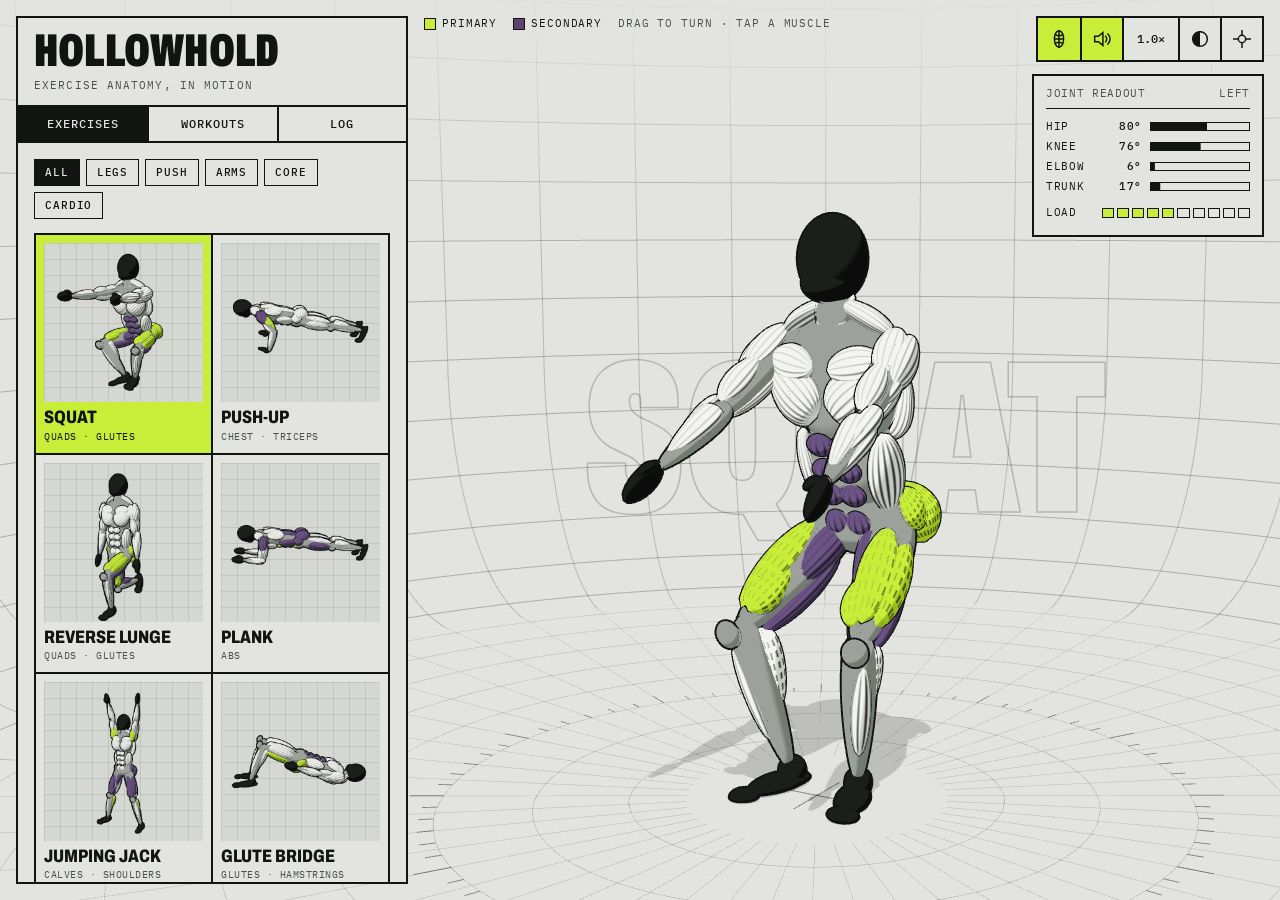
<file: index.html>
<!doctype html>
<html lang="en">
<head>
<meta charset="utf-8">
<meta name="viewport" content="width=device-width, initial-scale=1, viewport-fit=cover">
<title>Hollowhold</title>
<meta name="description" content="Exercise anatomy in motion: a 3D body performs each exercise and shows the muscles it trains.">
<link rel="stylesheet" href="css/tokens.css">
<link rel="stylesheet" href="css/app.css">
<script type="importmap">
{ "imports": { "three": "./vendor/three/build/three.module.js", "three/addons/": "./vendor/three/examples/jsm/" } }
</script>
</head>
<body>
<div class="bigword" id="bigword" aria-hidden="true"><span id="bigword-text">Squat</span></div>
<canvas id="stage" aria-label="3D figure performing the selected exercise. Drag to turn it."></canvas>

<div class="legend mono" id="legend">
  <span><i class="sw sw-p"></i>Primary</span>
  <span><i class="sw sw-s"></i>Secondary</span>
  <span class="hint">Drag to turn · tap a muscle</span>
</div>

<div class="toolbar" role="toolbar" aria-label="View settings">
  <button type="button" class="tool" id="t-muscles" aria-pressed="true" title="Show muscles">
    <svg viewBox="0 0 24 24" aria-hidden="true"><ellipse cx="12" cy="12" rx="5" ry="9"/><path d="M12 3v18M8 7c2 2 6 2 8 0M7.5 12h9M8 17c2-2 6-2 8 0"/></svg>
    <span class="sr">Muscles</span>
  </button>
  <button type="button" class="tool" id="t-sound" aria-pressed="true" title="Sound cues">
    <svg viewBox="0 0 24 24" aria-hidden="true"><path d="M4 9h4l5-4v14l-5-4H4z"/><path class="on" d="M16 9c1.5 1.5 1.5 4.5 0 6M18.5 6.5c3 3 3 8 0 11"/><path class="off" d="M16 9l5 6M21 9l-5 6"/></svg>
    <span class="sr">Sound</span>
  </button>
  <button type="button" class="tool tool-text mono" id="t-speed" title="Playback speed">1.0×</button>
  <button type="button" class="tool" id="t-theme" title="Light or dark">
    <svg viewBox="0 0 24 24" aria-hidden="true"><circle cx="12" cy="12" r="8"/><path d="M12 4a8 8 0 0 0 0 16z" class="fill"/></svg>
    <span class="sr">Theme</span>
  </button>
  <button type="button" class="tool" id="t-view" title="Reset the view">
    <svg viewBox="0 0 24 24" aria-hidden="true"><path d="M12 3v4M12 17v4M3 12h4M17 12h4"/><circle cx="12" cy="12" r="4"/></svg>
    <span class="sr">Reset view</span>
  </button>
</div>

<aside class="panel" id="panel">
  <header class="brand">
    <h1 class="wordmark">Hollowhold</h1>
    <p class="mono strap">Exercise anatomy, in motion</p>
  </header>
  <nav class="tabs" role="tablist" aria-label="Sections">
    <button type="button" role="tab" id="tab-exercises" data-tab="exercises" aria-selected="true">Exercises</button>
    <button type="button" role="tab" id="tab-workouts" data-tab="workouts" aria-selected="false">Workouts</button>
    <button type="button" role="tab" id="tab-log" data-tab="log" aria-selected="false">Log</button>
  </nav>
  <div class="panel-body" id="panel-body">
    <section class="view" id="v-exercises" data-view="exercises">
      <div class="filters" id="filters" role="group" aria-label="Filter by area"></div>
      <div class="tiles" id="tiles"></div>
    </section>
    <section class="view" id="v-detail" data-view="detail" hidden></section>
    <section class="view" id="v-workouts" data-view="workouts" hidden></section>
    <section class="view" id="v-workout" data-view="workout" hidden></section>
    <section class="view" id="v-log" data-view="log" hidden></section>
    <section class="view" id="v-muscle" data-view="muscle" hidden></section>
    <section class="view" id="v-session" data-view="session" hidden></section>
  </div>
</aside>

<div class="readout mono" id="readout" aria-hidden="true">
  <div class="r-head"><span>Joint readout</span><span>Left</span></div>
  <div class="r-row"><span>Hip</span><b id="r-hip">0°</b><i class="r-bar"><u id="rb-hip"></u></i></div>
  <div class="r-row"><span>Knee</span><b id="r-knee">0°</b><i class="r-bar"><u id="rb-knee"></u></i></div>
  <div class="r-row"><span>Elbow</span><b id="r-elbow">0°</b><i class="r-bar"><u id="rb-elbow"></u></i></div>
  <div class="r-row"><span>Trunk</span><b id="r-trunk">0°</b><i class="r-bar"><u id="rb-trunk"></u></i></div>
  <div class="r-row r-load"><span>Load</span><span class="cells" id="r-load"></span></div>
</div>

<div class="hud" id="hud" hidden>
  <div class="hud-head mono"><span id="h-label">Get ready</span><span id="h-clock">00:00</span></div>
  <div class="hud-name" id="h-name">Squat</div>
  <div class="hud-count" aria-live="polite"><b id="h-big">5</b><span id="h-of"></span><span class="mono" id="h-unit">s</span></div>
  <div class="cells hud-gauge" id="h-gauge"></div>
  <div class="hud-next mono" id="h-next"></div>
  <div class="hud-ctrl">
    <button type="button" class="btn btn-lime" id="h-pause">Pause</button>
    <button type="button" class="btn" id="h-skip">Skip</button>
    <button type="button" class="btn" id="h-end">End</button>
  </div>
</div>

<div class="tip mono" id="tip" hidden></div>

<div class="sheet-wrap" id="summary" hidden>
  <div class="sheet" role="dialog" aria-modal="true" aria-labelledby="sum-title">
    <p class="mono label" id="sum-kicker">Session complete</p>
    <h2 class="title" id="sum-title">Full body starter</h2>
    <div class="stats" id="sum-stats"></div>
    <p class="mono label">Muscles worked</p>
    <div class="chips" id="sum-muscles"></div>
    <button type="button" class="btn btn-ink cta" id="sum-done">Done</button>
  </div>
</div>

<noscript><p class="noscript">Hollowhold needs JavaScript and WebGL to show the 3D figure.</p></noscript>
<script type="module" src="src/main.js"></script>
</body>
</html>
</file>
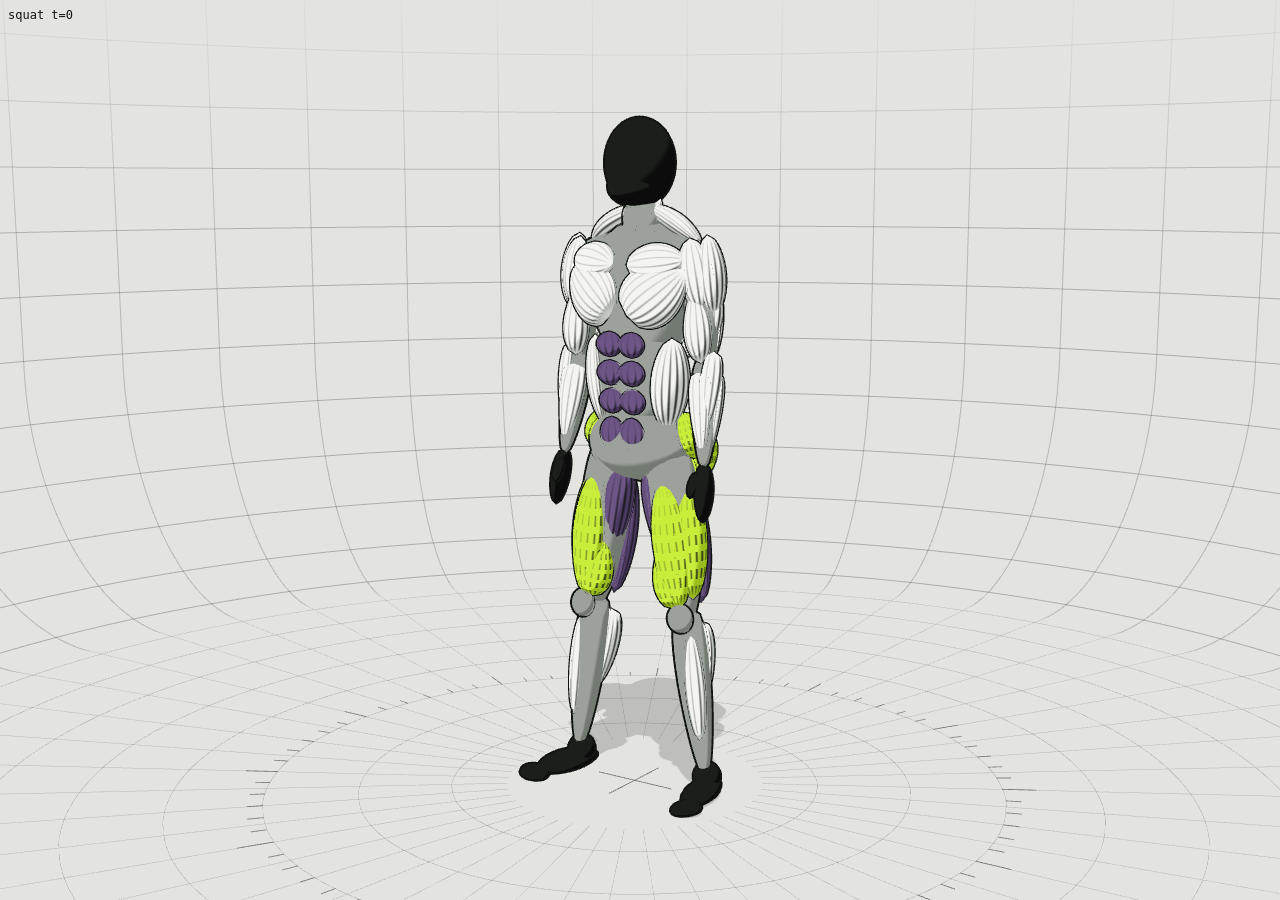
<file: tools/poses.html>
<!doctype html>
<html lang="en">
<head>
<meta charset="utf-8">
<meta name="viewport" content="width=device-width, initial-scale=1">
<title>Hollowhold pose bench</title>
<link rel="stylesheet" href="../css/tokens.css">
<style>
  html, body { margin: 0; height: 100%; background: var(--paper); }
  canvas { display: block; width: 100%; height: 100%; }
  #info { position: fixed; left: 8px; top: 8px; font: 12px monospace; color: var(--ink); }
</style>
<script type="importmap">
{ "imports": { "three": "../vendor/three/build/three.module.js", "three/addons/": "../vendor/three/examples/jsm/" } }
</script>
</head>
<body>
<canvas id="c"></canvas>
<div id="info"></div>
<script type="module">
// Dev bench: ?ex=squat&t=0.5&view=side&az=90&el=5 freezes one pose.
// window.__pose(id, t, view, az, el) does the same from a script.
import { createStage, VIEWS } from '../src/stage.js';
import { byId, IDLE } from '../src/exercises.js';
import { sample, applyPose } from '../src/pose.js';

const stage = createStage(document.getElementById('c'));
const q = new URLSearchParams(location.search);
let cur = { id: q.get('ex') || 'squat', t: parseFloat(q.get('t') || '0') };
function pose(id, t, view, az, el, dist) {
  const ex = byId[id] || IDLE;
  cur = { id, t };
  const f = sample(ex, t);
  applyPose(stage.body, f, ex, t);
  stage.body.showProps(!!ex.props);
  const tg = {};
  for (const g of ex.primary) tg[g] = { p: 1 };
  for (const g of ex.secondary) tg[g] = { s: 1 };
  stage.setTargets(tg);
  stage.effort = f.e;
  if (az !== undefined) { VIEWS.bench = { ...(VIEWS[view || ex.view] || VIEWS.stand), az, el: el ?? 8, ...(dist ? { dist } : {}) }; stage.setView('bench', true); }
  else stage.setView(view || ex.view, true);
  document.getElementById('info').textContent = `${id} t=${t}`;
}
window.__pose = pose;
window.__stage = stage;
window.__thumb = (id) => { pose(id, (byId[id] || IDLE).peak ?? 0.5); return stage.snapshot(256, byId[id]?.view); };
const az = q.get('az'), el = q.get('el');
pose(cur.id, cur.t, q.get('view') || undefined, az !== null ? parseFloat(az) : undefined, el !== null ? parseFloat(el) : undefined);
let last = performance.now();
function loop(now) {
  const dt = Math.min(0.05, (now - last) / 1000); last = now;
  if (q.has('play')) { cur.t = (cur.t + dt / (byId[cur.id]?.tempo || 3)) % 1; const ex = byId[cur.id]; const f = sample(ex, cur.t); applyPose(stage.body, f, ex, cur.t); stage.effort = f.e; }
  stage.render(dt);
  requestAnimationFrame(loop);
}
requestAnimationFrame(loop);
addEventListener('resize', () => stage.resize());
</script>
</body>
</html>
</file>
<file: css/tokens.css>
/* Hollowhold tokens.
   Layout: brutalist grid of hard-edged boxes on cool grey paper; the 3D hold
   fills the screen behind them.
   Palette after the moodboard: ink, grey paper, signal lime, aubergine, moss. */
@font-face {
  font-family: 'Archivo';
  font-style: normal;
  font-weight: 100 900;
  font-stretch: 62% 125%;
  font-display: swap;
  src: url(../fonts/archivo-100-900-latin-ext.woff2) format('woff2');
  unicode-range: U+0100-02BA, U+02BD-02C5, U+02C7-02CC, U+02CE-02D7, U+02DD-02FF, U+0304, U+0308, U+0329, U+1D00-1DBF, U+1E00-1E9F, U+1EF2-1EFF, U+2020, U+20A0-20AB, U+20AD-20C4, U+2113, U+2C60-2C7F, U+A720-A7FF;
}
@font-face {
  font-family: 'Archivo';
  font-style: normal;
  font-weight: 100 900;
  font-stretch: 62% 125%;
  font-display: swap;
  src: url(../fonts/archivo-100-900-latin.woff2) format('woff2');
  unicode-range: U+0000-00FF, U+0131, U+0152-0153, U+02BB-02BC, U+02C6, U+02DA, U+02DC, U+0304, U+0308, U+0329, U+2000-206F, U+20AC, U+2122, U+2191, U+2193, U+2212, U+2215, U+FEFF, U+FFFD;
}
@font-face {
  font-family: 'IBM Plex Mono';
  font-style: normal;
  font-weight: 400;
  font-display: swap;
  src: url(../fonts/ibm-plex-mono-400-latin.woff2) format('woff2');
}
@font-face {
  font-family: 'IBM Plex Mono';
  font-style: normal;
  font-weight: 500;
  font-display: swap;
  src: url(../fonts/ibm-plex-mono-500-latin.woff2) format('woff2');
}

:root {
  --paper: #e3e4e0;
  --paper-2: #d5d7d2;
  --paper-3: #eef0ec;
  --ink: #121412;
  --ink-2: #4a504b;
  --ink-3: #7b817c;
  --lime: #c8ee3a;
  --on-lime: #121412;
  --plum: #5b4471;
  --on-plum: #f2eef6;
  --moss: #23473a;
  --rule: 2px;

  --display: 'Archivo', 'Arial Narrow', 'Helvetica Neue', Arial, sans-serif;
  --text: 'Archivo', 'Helvetica Neue', Arial, sans-serif;
  --mono: 'IBM Plex Mono', ui-monospace, 'SFMono-Regular', Menlo, Consolas, monospace;

  /* 3D */
  --3d-ink: #121412;
  --3d-body: #f4f5f1;
  --3d-body-shade: #c4c8c1;
  --3d-core: #9ca29b;
  --3d-core-shade: #737a72;
  --3d-kit: #1b1e1b;
  --3d-kit-shade: #0b0c0b;
  --3d-lime: #c8ee3a;
  --3d-lime-shade: #98bd1c;
  --3d-plum: #6c5486;
  --3d-plum-shade: #4c3963;
  --3d-grid: #121412;
  --3d-grid-alpha: 0.26;
  --3d-shadow-alpha: 0.16;
  --3d-mat: #23473a;
  --3d-mat-alpha: 0.9;
}

@media (prefers-color-scheme: dark) {
  :root:not([data-theme="light"]) {
    --paper: #0e100e;
    --paper-2: #171a17;
    --paper-3: #1e221e;
    --ink: #e2e5df;
    --ink-2: #a7aea8;
    --ink-3: #6f776f;
    --plum: #a68ac8;
    --on-plum: #121412;
    --moss: #6fa58c;
    --3d-ink: #dfe3dc;
    --3d-body: #2c312d;
    --3d-body-shade: #1c201d;
    --3d-core: #3d433e;
    --3d-core-shade: #2a2f2b;
    --3d-kit: #0b0c0b;
    --3d-kit-shade: #050605;
    --3d-lime-shade: #8bad18;
    --3d-plum: #8f72b3;
    --3d-plum-shade: #6a5389;
    --3d-grid: #e2e5df;
    --3d-grid-alpha: 0.2;
    --3d-shadow-alpha: 0.55;
    --3d-mat: #23473a;
    --3d-mat-alpha: 0.75;
    color-scheme: dark;
  }
}
:root[data-theme="dark"] {
  --paper: #0e100e;
  --paper-2: #171a17;
  --paper-3: #1e221e;
  --ink: #e2e5df;
  --ink-2: #a7aea8;
  --ink-3: #6f776f;
  --plum: #a68ac8;
  --on-plum: #121412;
  --moss: #6fa58c;
  --3d-ink: #dfe3dc;
  --3d-body: #2c312d;
  --3d-body-shade: #1c201d;
  --3d-core: #3d433e;
  --3d-core-shade: #2a2f2b;
  --3d-kit: #0b0c0b;
  --3d-kit-shade: #050605;
  --3d-lime-shade: #8bad18;
  --3d-plum: #8f72b3;
  --3d-plum-shade: #6a5389;
  --3d-grid: #e2e5df;
  --3d-grid-alpha: 0.2;
  --3d-shadow-alpha: 0.55;
  --3d-mat: #23473a;
  --3d-mat-alpha: 0.75;
  color-scheme: dark;
}
</file>
<file: css/app.css>
/* Hollowhold app styles. Tokens live in tokens.css. */
*, *::before, *::after { box-sizing: border-box; }
[hidden] { display: none !important; }
html, body { height: 100%; }
body {
  margin: 0;
  background: var(--paper);
  color: var(--ink);
  font: 400 15px/1.45 var(--text);
  overflow: hidden;
  -webkit-font-smoothing: antialiased;
  -webkit-tap-highlight-color: transparent;
}
button { font: inherit; color: inherit; }
:focus-visible { outline: 3px solid var(--plum); outline-offset: 2px; }
.mono { font-family: var(--mono); }
.sr { position: absolute; width: 1px; height: 1px; overflow: hidden; clip: rect(0 0 0 0); white-space: nowrap; }
.label { font: 500 11px/1.2 var(--mono); text-transform: uppercase; letter-spacing: 0.08em; color: var(--ink-2); margin: 0 0 8px; }

/* ---- stage */
#stage { position: fixed; inset: 0; width: 100%; height: 100%; display: block; z-index: 1; touch-action: none; }
.bigword {
  position: fixed; z-index: 0;
  top: 0; right: 0; bottom: var(--free-bottom, 0px); left: var(--free-left, 0px);
  display: flex; align-items: center; justify-content: center;
  padding-inline: 24px; pointer-events: none; overflow: hidden;
}
.bigword span {
  font: 900 clamp(96px, 17vw, 300px)/0.8 var(--display);
  font-stretch: 62%;
  text-transform: uppercase;
  text-align: center;
  letter-spacing: -0.01em;
  color: transparent;
  -webkit-text-stroke: 1.5px color-mix(in srgb, var(--ink) 22%, transparent);
  text-wrap: balance;
  transform: translateY(-6%);
}

.legend {
  position: fixed; z-index: 2;
  top: max(16px, env(safe-area-inset-top, 0px));
  left: calc(var(--free-left, 0px) + 16px);
  display: flex; flex-wrap: wrap; gap: 6px 16px; align-items: center;
  font-size: 11px; text-transform: uppercase; letter-spacing: 0.08em;
  pointer-events: none;
}
.legend span { display: inline-flex; align-items: center; gap: 6px; }
.legend .hint { color: var(--ink-2); }
.sw { width: 12px; height: 12px; border: 1.5px solid var(--ink); display: inline-block; }
.sw-p { background: var(--lime); }
.sw-s { background: var(--plum); }
body.muscles-off .legend .sw { background: transparent; }

/* ---- toolbar */
.toolbar {
  position: fixed; z-index: 4;
  top: max(16px, env(safe-area-inset-top, 0px));
  right: max(16px, env(safe-area-inset-right, 0px));
  display: flex;
  border: var(--rule) solid var(--ink);
  background: var(--paper);
}
.tool {
  width: 42px; height: 42px; display: grid; place-items: center;
  border: 0; border-left: var(--rule) solid var(--ink); background: var(--paper);
  cursor: pointer; padding: 0;
}
.tool:first-child { border-left: 0; }
.tool:hover { background: var(--paper-3); }
.tool svg { width: 22px; height: 22px; fill: none; stroke: var(--ink); stroke-width: 1.6; stroke-linecap: square; }
.tool svg .fill { fill: var(--ink); stroke: none; }
.tool[aria-pressed="true"] { background: var(--lime); }
.tool[aria-pressed="true"] svg { stroke: var(--on-lime); }
#t-sound .off { display: none; }
#t-sound[aria-pressed="false"] .off { display: inline; }
#t-sound[aria-pressed="false"] .on { display: none; }
.tool-text { width: 56px; font-size: 12px; font-weight: 500; }

/* ---- panel */
.panel {
  position: fixed; z-index: 3;
  top: max(16px, env(safe-area-inset-top, 0px));
  bottom: max(16px, env(safe-area-inset-bottom, 0px));
  left: max(16px, env(safe-area-inset-left, 0px));
  width: 392px;
  display: flex; flex-direction: column;
  background: var(--paper);
  border: var(--rule) solid var(--ink);
}
.brand { padding: 14px 16px 12px; border-bottom: var(--rule) solid var(--ink); }
.wordmark {
  margin: 0;
  font: 900 46px/0.86 var(--display); font-stretch: 64%;
  text-transform: uppercase; letter-spacing: 0.005em;
}
.strap { margin: 6px 0 0; font-size: 11px; text-transform: uppercase; letter-spacing: 0.1em; color: var(--ink-2); }
.tabs { display: grid; grid-template-columns: repeat(3, 1fr); border-bottom: var(--rule) solid var(--ink); }
.tabs button {
  border: 0; border-left: var(--rule) solid var(--ink); background: var(--paper);
  padding: 11px 0; cursor: pointer;
  font: 500 12px/1 var(--mono); text-transform: uppercase; letter-spacing: 0.08em;
}
.tabs button:first-child { border-left: 0; }
.tabs button:hover { background: var(--paper-3); }
.tabs button[aria-selected="true"] { background: var(--ink); color: var(--paper); }
body.in-session .tabs button { cursor: default; opacity: 0.45; }
body.in-session .tabs button[aria-selected="true"] { opacity: 1; }
.panel-body { flex: 1; overflow-y: auto; overscroll-behavior: contain; padding: 16px; scrollbar-width: thin; }

/* ---- filters and tiles */
.filters { display: flex; flex-wrap: wrap; gap: 6px; margin-bottom: 14px; }
.filter {
  font: 500 11px/1 var(--mono); text-transform: uppercase; letter-spacing: 0.08em;
  padding: 7px 10px; border: 1.5px solid var(--ink); background: var(--paper); cursor: pointer;
}
.filter:hover { background: var(--paper-3); }
.filter[aria-pressed="true"] { background: var(--ink); color: var(--paper); }
.tiles {
  display: grid; grid-template-columns: 1fr 1fr; gap: var(--rule);
  background: var(--ink); border: var(--rule) solid var(--ink);
}
.tile {
  display: grid; gap: 3px; align-content: start; text-align: left;
  padding: 8px 8px 10px; border: 0; background: var(--paper); cursor: pointer; min-width: 0;
}
.tile:hover { background: var(--paper-3); }
.tile.is-current { background: var(--lime); color: var(--on-lime); }
.tile.is-current .tile-meta { color: var(--on-lime); }
.tile-img {
  display: block; aspect-ratio: 1; max-width: 100%;
  background-color: var(--paper-2);
  background-image:
    linear-gradient(color-mix(in srgb, var(--ink) 9%, transparent) 1px, transparent 1px),
    linear-gradient(90deg, color-mix(in srgb, var(--ink) 9%, transparent) 1px, transparent 1px);
  background-size: 16px 16px;
  margin-bottom: 4px;
}
.tile-img img { width: 100%; height: 100%; display: block; object-fit: contain; }
.tile-img img:not([src]), .tile-img img[src=""] { visibility: hidden; }
.tile-name { font: 800 18px/0.95 var(--display); font-stretch: 78%; text-transform: uppercase; }
.tile-meta { font-size: 10px; line-height: 1.3; text-transform: uppercase; letter-spacing: 0.05em; color: var(--ink-2); }

/* ---- detail */
.back {
  border: 0; background: none; padding: 0; cursor: pointer;
  font-size: 11px; text-transform: uppercase; letter-spacing: 0.08em; color: var(--ink-2);
}
.back:hover { color: var(--ink); text-decoration: underline; text-underline-offset: 3px; }
.title {
  margin: 10px 0 14px;
  font: 900 54px/0.86 var(--display); font-stretch: 64%;
  text-transform: uppercase; text-wrap: balance;
}
.latin { margin: -6px 0 0; font-style: italic; color: var(--ink-2); }
.lede { margin: 0 0 14px; color: var(--ink-2); max-width: 60ch; }
.note, .empty { margin: 0 0 10px; color: var(--ink-2); font-size: 14px; }
.spec { display: grid; grid-template-columns: repeat(3, 1fr); margin: 0; border: var(--rule) solid var(--ink); }
.spec > div { padding: 8px 10px; border-left: var(--rule) solid var(--ink); min-width: 0; }
.spec > div:first-child { border-left: 0; }
.spec dt { font-size: 10px; text-transform: uppercase; letter-spacing: 0.08em; color: var(--ink-2); }
.spec dd { margin: 2px 0 0; font-weight: 650; font-size: 14px; }
.block { margin-top: 20px; }
.chips { display: flex; flex-wrap: wrap; gap: 6px; }
.chip {
  font: 500 11px/1 var(--mono); text-transform: uppercase; letter-spacing: 0.06em;
  padding: 6px 9px; border: 1.5px solid var(--ink); background: var(--paper);
}
button.chip { cursor: pointer; transition: transform 0.08s, box-shadow 0.08s; }
button.chip:hover { transform: translate(-2px, -2px); box-shadow: 2px 2px 0 var(--ink); }
.chip-p { background: var(--lime); color: var(--on-lime); }
.chip-s { background: var(--plum); color: var(--on-plum); }
.cues { list-style: none; margin: 0; padding: 0; counter-reset: cue; border-top: 1.5px solid var(--ink); }
.cues li {
  counter-increment: cue; display: grid; grid-template-columns: 34px 1fr; gap: 6px;
  padding: 9px 0; border-bottom: 1.5px solid color-mix(in srgb, var(--ink) 25%, transparent);
}
.cues li::before { content: counter(cue, decimal-leading-zero); font: 500 12px/1.7 var(--mono); color: var(--ink-2); }
.steppers { display: grid; grid-template-columns: repeat(3, 1fr); border: var(--rule) solid var(--ink); }
.stepper { padding: 8px 8px 10px; border-left: var(--rule) solid var(--ink); min-width: 0; }
.stepper:first-child { border-left: 0; }
.stepper .label { margin-bottom: 6px; }
.step-ctrl { display: flex; align-items: center; justify-content: space-between; gap: 4px; }
.step-btn {
  width: 28px; height: 28px; flex: none; border: 1.5px solid var(--ink); background: var(--paper);
  cursor: pointer; font: 500 16px/1 var(--mono); padding: 0;
}
.step-btn:hover { background: var(--ink); color: var(--paper); }
.step-val { font: 800 24px/1 var(--display); font-stretch: 72%; font-variant-numeric: tabular-nums; text-align: center; }
.step-val small { font: 500 11px var(--mono); margin-left: 1px; }

/* ---- buttons */
.btn {
  font: 500 12px/1 var(--mono); text-transform: uppercase; letter-spacing: 0.08em;
  padding: 12px 14px; border: var(--rule) solid var(--ink); background: var(--paper); color: var(--ink);
  cursor: pointer; transition: transform 0.08s, box-shadow 0.08s;
}
.btn:hover { transform: translate(-2px, -2px); box-shadow: 3px 3px 0 var(--ink); }
.btn:active { transform: none; box-shadow: none; }
.btn-ink { background: var(--ink); color: var(--paper); }
.btn-lime { background: var(--lime); color: var(--on-lime); border-color: var(--lime); }
.btn-quiet { margin-top: 18px; border-color: var(--ink-3); color: var(--ink-2); }
.cta { width: 100%; margin-top: 22px; display: flex; align-items: center; justify-content: space-between; padding: 8px 8px 8px 14px; font-size: 13px; }
.cta .arrow { width: 32px; height: 32px; display: grid; place-items: center; background: var(--lime); color: var(--on-lime); font: 500 16px/1 var(--mono); }

/* ---- workouts */
.rows { display: grid; }
.wrow {
  display: grid; grid-template-columns: 1fr auto; gap: 6px 12px; align-items: center; text-align: left;
  padding: 12px 12px 12px 14px; border: var(--rule) solid var(--ink); background: var(--paper); cursor: pointer;
}
.wrow + .wrow { margin-top: calc(var(--rule) * -1); }
.wrow:hover { background: var(--paper-3); }
.wrow-name { font: 900 28px/0.88 var(--display); font-stretch: 66%; text-transform: uppercase; }
.wrow-meta { grid-column: 1; font-size: 11px; text-transform: uppercase; letter-spacing: 0.06em; color: var(--ink-2); }
.wrow .cover { grid-column: 1; }
.wrow .arrow { grid-column: 2; grid-row: 1 / span 3; width: 32px; height: 32px; display: grid; place-items: center; border: 1.5px solid var(--ink); font: 500 16px/1 var(--mono); }
.wrow:hover .arrow { background: var(--lime); color: var(--on-lime); border-color: var(--lime); }
.cover { display: flex; gap: 3px; flex-wrap: wrap; }
.cover i { width: 11px; height: 11px; border: 1.5px solid var(--ink); display: block; }
.cover i.on-p { background: var(--lime); }
.cover i.on-s { background: var(--plum); }
.plan { list-style: none; margin: 0; padding: 0; border: var(--rule) solid var(--ink); }
.plan li + li { border-top: 1.5px solid var(--ink); }
.plan-row, .plan-live li {
  width: 100%; display: flex; align-items: center; justify-content: space-between; gap: 10px;
  padding: 10px 12px; border: 0; background: var(--paper); text-align: left;
}
button.plan-row { cursor: pointer; }
button.plan-row:hover { background: var(--paper-3); }
.rows .plan-row { border: var(--rule) solid var(--ink); }
.rows .plan-row + .plan-row { margin-top: calc(var(--rule) * -1); }
.plan-row.is-current, .plan-live li.is-current { background: var(--lime); color: var(--on-lime); }
.plan-name { font: 800 17px/1 var(--display); font-stretch: 80%; text-transform: uppercase; }
.plan-dose { font-size: 12px; white-space: nowrap; }
.plan-live li { display: grid; grid-template-columns: 1fr auto; gap: 6px 10px; }
.plan-live li.is-done { color: var(--ink-3); }
.plan-live li.is-done .plan-name { text-decoration: line-through; }
.plan-sets { grid-column: 1 / -1; display: flex; gap: 3px; }
.plan-sets i { flex: 1; height: 8px; border: 1.5px solid currentColor; max-width: 40px; }
.plan-sets i.done { background: currentColor; }

/* ---- log */
.stats { display: grid; grid-template-columns: 1fr 1fr; gap: var(--rule); background: var(--ink); border: var(--rule) solid var(--ink); }
.stat { background: var(--paper); padding: 10px 12px; min-width: 0; }
.stat .label { margin-bottom: 4px; }
.stat b { display: block; font: 900 38px/0.9 var(--display); font-stretch: 66%; font-variant-numeric: tabular-nums; }
.heat-key { display: flex; flex-wrap: wrap; gap: 6px 14px; font-size: 11px; text-transform: uppercase; letter-spacing: 0.06em; }
.heat-key span { display: inline-flex; gap: 6px; align-items: center; }
.hk { width: 14px; height: 14px; border: 1.5px solid var(--ink); display: inline-block; }
.hk0 { background: var(--paper-3); }
.hk1 { background: color-mix(in srgb, var(--lime) 35%, var(--paper-3)); }
.hk2 { background: color-mix(in srgb, var(--lime) 68%, var(--paper-3)); }
.hk3 { background: var(--lime); }
.log { list-style: none; margin: 0; padding: 0; border-top: var(--rule) solid var(--ink); }
.log li {
  display: grid; grid-template-columns: 56px 1fr; gap: 2px 10px; padding: 9px 0;
  border-bottom: 1.5px solid color-mix(in srgb, var(--ink) 25%, transparent);
}
.log-date { font-size: 11px; text-transform: uppercase; color: var(--ink-2); padding-top: 3px; }
.log-title { font-weight: 650; min-width: 0; }
.log-title small { font-size: 10px; color: var(--ink-2); text-transform: uppercase; }
.log-meta { grid-column: 2; font-size: 11px; color: var(--ink-2); }

/* ---- readout */
.readout {
  position: fixed; z-index: 2;
  top: calc(max(16px, env(safe-area-inset-top, 0px)) + 58px);
  right: max(16px, env(safe-area-inset-right, 0px));
  width: 232px; padding: 10px 12px 12px;
  background: var(--paper); border: var(--rule) solid var(--ink);
  font-size: 11px; text-transform: uppercase; letter-spacing: 0.06em;
}
.r-head { display: flex; justify-content: space-between; padding-bottom: 6px; margin-bottom: 8px; border-bottom: 1.5px solid var(--ink); color: var(--ink-2); }
.r-row { display: grid; grid-template-columns: 48px 40px 1fr; align-items: center; gap: 8px; height: 20px; }
.r-row b { font-weight: 500; text-align: right; font-variant-numeric: tabular-nums; }
.r-bar { height: 9px; border: 1.5px solid var(--ink); display: block; overflow: hidden; }
.r-bar u { display: block; height: 100%; background: var(--ink); transform-origin: left; transform: scaleX(0); text-decoration: none; }
.r-load { grid-template-columns: 48px 1fr; margin-top: 6px; }
.cells { display: flex; gap: 3px; }
.cells i { flex: 1; height: 10px; border: 1.5px solid var(--ink); }
.cells i.on { background: var(--lime); }

/* ---- session HUD */
.hud {
  position: fixed; z-index: 5;
  bottom: max(16px, env(safe-area-inset-bottom, 0px));
  left: calc((100vw + var(--free-left, 0px)) / 2);
  transform: translateX(-50%);
  width: min(460px, calc(100vw - var(--free-left, 0px) - 32px));
  display: grid; gap: 8px; padding: 14px 16px 16px;
  background: var(--ink); color: var(--paper); border: var(--rule) solid var(--ink);
  box-shadow: 6px 6px 0 color-mix(in srgb, var(--ink) 30%, transparent);
}
.hud[data-kind="rest"] { background: var(--plum); color: var(--on-plum); border-color: var(--plum); }
.hud-head { display: flex; justify-content: space-between; gap: 10px; font-size: 11px; text-transform: uppercase; letter-spacing: 0.08em; opacity: 0.75; }
.hud-name { font: 900 32px/0.88 var(--display); font-stretch: 64%; text-transform: uppercase; }
.hud-count { display: flex; align-items: baseline; gap: 4px; line-height: 0.8; }
.hud-count b { font: 900 104px/0.78 var(--display); font-stretch: 62%; font-variant-numeric: tabular-nums; }
#h-of { font: 800 40px/1 var(--display); font-stretch: 62%; opacity: 0.55; }
#h-unit { font-size: 12px; text-transform: uppercase; letter-spacing: 0.08em; margin-left: 6px; opacity: 0.75; }
.hud-gauge i { border-color: currentColor; height: 12px; }
.hud-gauge i.on { background: var(--lime); border-color: var(--lime); }
.hud[data-kind="rest"] .hud-gauge i.on { background: currentColor; border-color: currentColor; }
.hud-next { font-size: 11px; text-transform: uppercase; letter-spacing: 0.08em; opacity: 0.8; min-height: 1.2em; }
.hud-ctrl { display: grid; grid-template-columns: 1.4fr 1fr 1fr; gap: 8px; margin-top: 4px; }
.hud .btn { background: transparent; color: inherit; border-color: currentColor; }
.hud .btn:hover { box-shadow: 3px 3px 0 currentColor; }
.hud .btn-lime { background: var(--lime); color: var(--on-lime); border-color: var(--lime); }
.hud.is-paused .hud-count b { opacity: 0.45; }

/* ---- tooltip and summary */
.tip {
  position: fixed; left: 0; top: 0; z-index: 10; pointer-events: none;
  display: grid; gap: 2px; padding: 8px 10px; max-width: 260px;
  background: var(--ink); color: var(--paper); font-size: 11px;
}
.tip b { font: 800 16px/1 var(--display); font-stretch: 78%; text-transform: uppercase; }
.tip em { font-style: normal; color: var(--lime); text-transform: uppercase; letter-spacing: 0.06em; }
.sheet-wrap {
  position: fixed; inset: 0; z-index: 20; display: grid; place-items: center;
  padding: 16px; background: color-mix(in srgb, var(--paper) 55%, transparent);
}
.sheet {
  width: min(460px, 100%); max-height: 100%; overflow: auto; padding: 20px;
  background: var(--paper); border: var(--rule) solid var(--ink); box-shadow: 8px 8px 0 var(--ink);
}
.sheet .title { margin-top: 4px; }
.sheet .stats { margin-bottom: 18px; grid-template-columns: repeat(4, 1fr); }
.sheet .stat b { font-size: 30px; }

.noscript { position: fixed; inset: auto 16px 16px; z-index: 30; padding: 14px; border: var(--rule) solid var(--ink); background: var(--paper); }

/* ---- phone */
@media (max-width: 859px) {
  .panel {
    top: auto; left: 0; right: 0; bottom: 0; width: auto; height: 52%;
    border-width: var(--rule) 0 0;
    padding-bottom: env(safe-area-inset-bottom, 0px);
  }
  .brand { display: flex; align-items: baseline; justify-content: space-between; gap: 10px; padding: 10px 16px 8px; padding-inline: max(16px, env(safe-area-inset-left, 0px)) max(16px, env(safe-area-inset-right, 0px)); }
  .wordmark { font-size: 32px; }
  .strap { margin: 0; font-size: 10px; text-align: right; }
  @media (max-width: 440px) { .strap { display: none; } }
  .panel-body { padding-inline: max(16px, env(safe-area-inset-left, 0px)) max(16px, env(safe-area-inset-right, 0px)); }
  .tiles { grid-template-columns: repeat(auto-fill, minmax(140px, 1fr)); }
  .title { font-size: 44px; }
  .legend { left: max(16px, env(safe-area-inset-left, 0px)); top: max(18px, env(safe-area-inset-top, 0px)); max-width: calc(100vw - 260px); }
  .legend .hint { display: none; }
  .tool { width: 38px; height: 38px; }
  .tool-text { width: 48px; }
  .readout { display: none; }
  .bigword { bottom: var(--free-bottom, 52%); }
  .bigword span { font-size: 24vw; }
  body.in-session .panel { display: none; }
  .hud {
    left: 0; right: 0; bottom: 0; width: auto; transform: none;
    border-width: var(--rule) 0 0; box-shadow: none;
    padding: 12px max(16px, env(safe-area-inset-right, 0px)) max(14px, env(safe-area-inset-bottom, 0px)) max(16px, env(safe-area-inset-left, 0px));
  }
  .hud-count b { font-size: 84px; }
  .hud-name { font-size: 28px; }
  .sheet .stats { grid-template-columns: 1fr 1fr; }
}
@media (max-width: 380px) {
  .steppers { grid-template-columns: 1fr; }
  .stepper { border-left: 0; border-top: var(--rule) solid var(--ink); }
  .stepper:first-child { border-top: 0; }
}
@media (prefers-reduced-motion: reduce) {
  .btn, button.chip { transition: none; }
}
</file>
